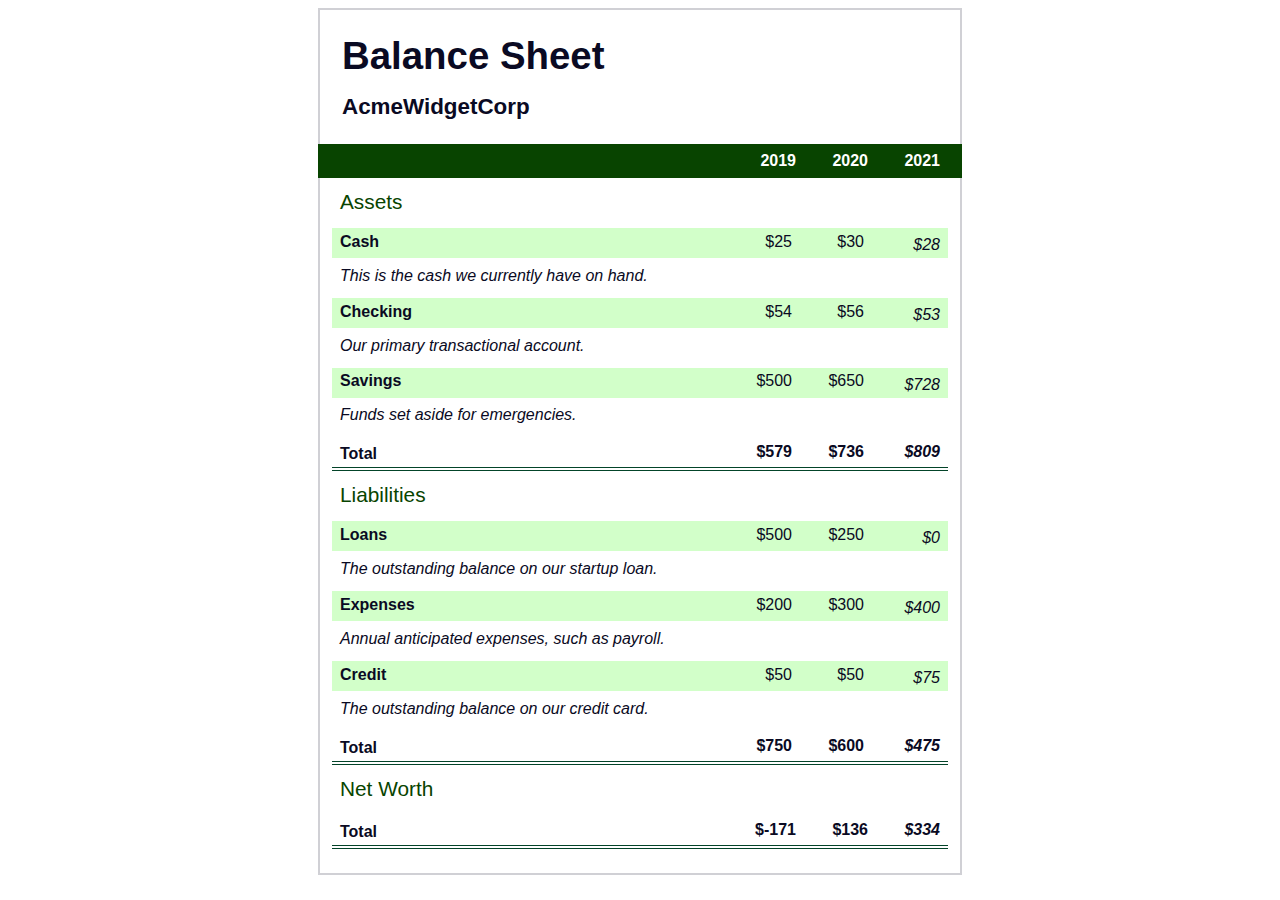
<file: HTML/BalanceSheet/index.html>
<!DOCTYPE html>
<html lang="en">
  <head>
    <meta charset="UTF-8">
    <meta name="viewport" content="width=device-width, initial-scale=1.0">
    <title>Balance Sheet</title>
    <link rel="stylesheet" href="./styles.css">
  </head>
  <body>
    <main>
        <section>
            <h1>
                <span class="flex">
                    <span>AcmeWidgetCorp</span>
                    <span>Balance Sheet</span>
                </span>
            </h1>
            <div id="years" aria-hidden="true">
                <span class="year">2019</span>
                <span class="year">2020</span>
                <span class="year">2021</span>
            </div>
            
            <div class="table-wrap">
                <table>
                    <caption>Assets</caption>
                    <thead>
                        <tr>
                            <th><span class="sr-only year">2019</span></th>
                            <th><span class="sr-only year">2020</span></th>
                            <th class="current"><span class="sr-only year">2021</span></th>
                        </tr>
                    </thead>
                    <tbody>
                        <tr class="data">
                            <th>Cash <span class="description">This is the cash we currently have on hand.</span></th>
                            <td>$25</td>
                            <td>$30</td>
                            <td class="current">$28</td>
                        </tr>
                        <tr class="data">
                            <th>Checking <span class="description">Our primary transactional account.</span></th>
                            <td>$54</td>
                            <td>$56</td>
                            <td class="current">$53</td>
                        </tr>
                        <tr class="data">
                            <th>Savings <span class="description">Funds set aside for emergencies.</span></th>
                            <td>$500</td>
                            <td>$650</td>
                            <td class="current">$728</td>
                        </tr>
                        <tr class="total">
                            <th>Total <span class="sr-only">Assets</span></th>
                            <td>$579</td>
                            <td>$736</td>
                            <td class="current">$809</td>
                        </tr>
                    </tbody>
                </table>

                <table>
                    <caption>Liabilities</caption>
                    <thead>
                        <tr>
                            <th><span class="sr-only">2019</span></th>
                            <th><span class="sr-only">2020</span></th>
                            <th><span class="sr-only">2021</span></th>
                        </tr>
                    </thead>
                    <tbody>
                        <tr class="data">
                            <th>Loans <span class="description">The outstanding balance on our startup loan.</span></th>
                            <td>$500</td>
                            <td>$250</td>
                            <td class="current">$0</td>
                        </tr>
                        <tr class="data">
                            <th>Expenses <span class="description">Annual anticipated expenses, such as payroll.</span></th>
                            <td>$200</td>
                            <td>$300</td>
                            <td class="current">$400</td>
                        </tr>
                        <tr class="data">
                            <th>Credit <span class="description">The outstanding balance on our credit card.</span></th>
                            <td>$50</td>
                            <td>$50</td>
                            <td class="current">$75</td>
                        </tr>
                        <tr class="total">
                            <th>Total <span class="sr-only">Liabilities</span></th>
                            <td>$750</td>
                            <td>$600</td>
                            <td class="current">$475</td>
                        </tr>
                    </tbody>
                </table>

                <table>
                    <caption>Net Worth</caption>
                    <thead>
                        <tr>
                            <td></td>
                            <th><span class="sr-only">2019</span></th>
                            <th><span class="sr-only">2020</span></th>
                            <th><span class="sr-only">2021</span></th>
                        </tr>
                    </thead>
                    <tbody>
                        <tr class="total">
                            <th>Total <span class="sr-only">Net Worth</span></th>
                            <td>$-171</td>
                            <td>$136</td>
                            <td class="current">$334</td>
                        </tr>
                    </tbody>
                </table>
            </div>
        </section>
    </main>
  </body>
</html>
</file>
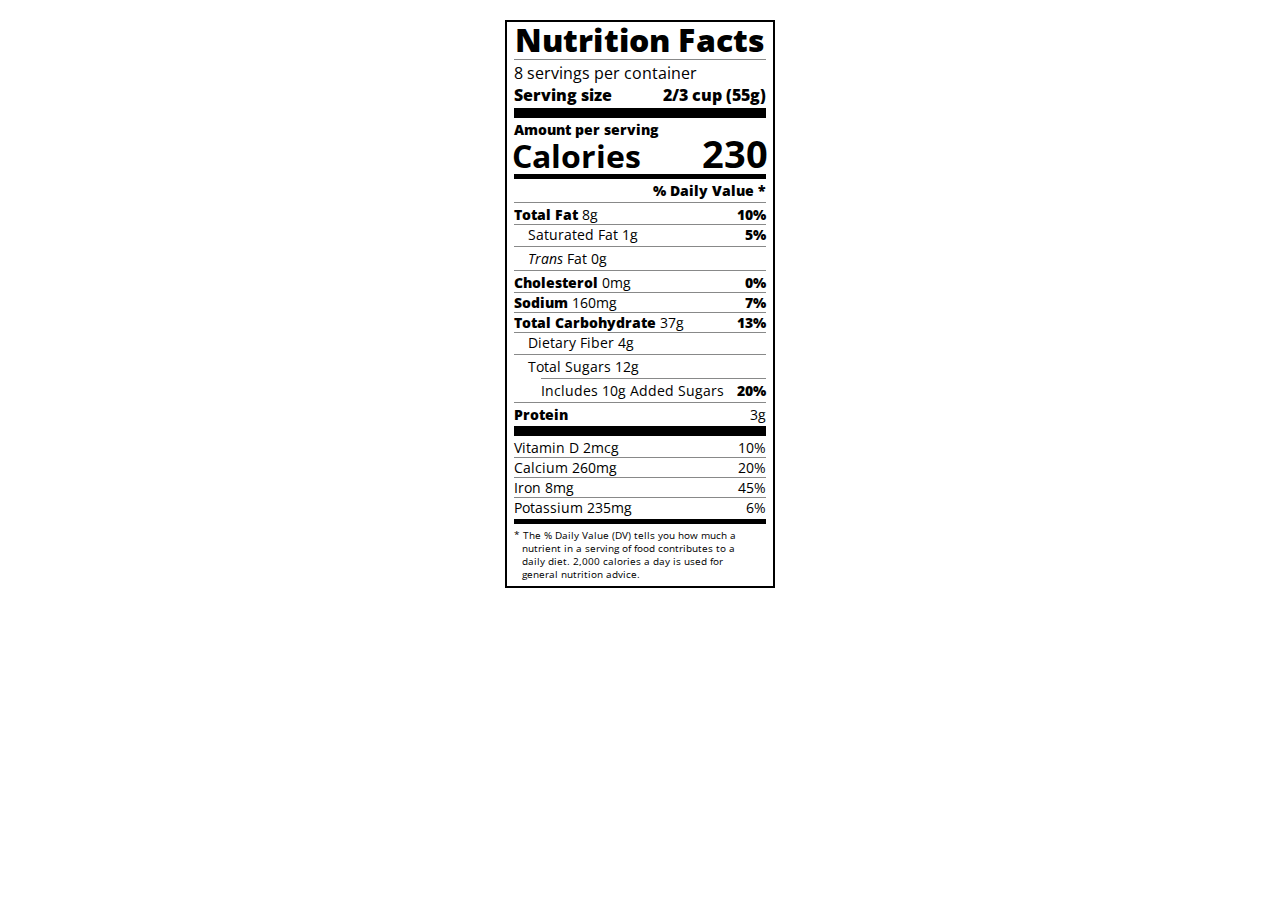
<file: HTML/Nutrition Facts/index.html>
<!DOCTYPE html>
<html lang="en">
<head>
    <meta charset="UTF-8">
    <meta name="viewport" content="width=device-width, initial-scale=1.0">
    <title>Nutrition Facts</title>
    <link href="https://fonts.googleapis.com/css?family=Open+Sans:400,700,800" rel="stylesheet">
    <link href="./styles.css" rel="stylesheet">
</head>
<body>
    <div class="label">
        <header>
            <h1 class="bold">Nutrition Facts</h1>
            <div class="divider"></div>
            <p>8 servings per container</p>
            <p class="bold">Serving size <span>2/3 cup (55g)</span></p>
        </header>

        <div class="divider large"></div>
        
        <div class="calories-info">
            <div class="left-container">
                <h2 class="bold small-text">Amount per serving</h2>
                <p>Calories</p>
            </div>
            <span>230</span>
        </div>

        <div class="divider medium"></div>
        
        <div class="daily-value small-text">
            <p class="bold right no-divider">% Daily Value *</p>
            <div class="divider"></div>
            <p><span><span class="bold">Total Fat</span> 8g</span> <span class="bold">10%</span></p>
            <p class="indent no-divider">Saturated Fat 1g <span class="bold">5%</span></p>
            <div class="divider"></div>
            <p class="indent no-divider"><span><i>Trans</i> Fat 0g</span></p>
            <div class="divider"></div>
            <p><span><span class="bold">Cholesterol</span> 0mg</span> <span class="bold">0%</span></p>
            <p><span><span class="bold">Sodium</span> 160mg</span> <span class="bold">7%</span></p>
            <p><span><span class="bold">Total Carbohydrate</span> 37g</span> <span class="bold">13%</span></p>
            <p class="indent no-divider">Dietary Fiber 4g</p>
            <div class="divider"></div>
            <p class="indent no-divider">Total Sugars 12g</p>
            <div class="divider double-indent"></div>
            <p class="double-indent no-divider">Includes 10g Added Sugars <span class="bold">20%</span></p>
            <div class="divider"></div>
            <p class="no-divider"><span class="bold">Protein</span> 3g</p>
            <div class="divider large"></div>
            <p>Vitamin D 2mcg <span>10%</span></p>
            <p>Calcium 260mg <span>20%</span></p>
            <p>Iron 8mg <span>45%</span></p>
            <p class="no-divider">Potassium 235mg <span>6%</span></p>
        </div>

        <div class="divider medium"></div>

        <p class="note">* The % Daily Value (DV) tells you how much a nutrient in a serving of food contributes to a daily
          diet. 2,000 calories a day is used for general nutrition advice.</p>
      </div>
</body>
</html>
</file>
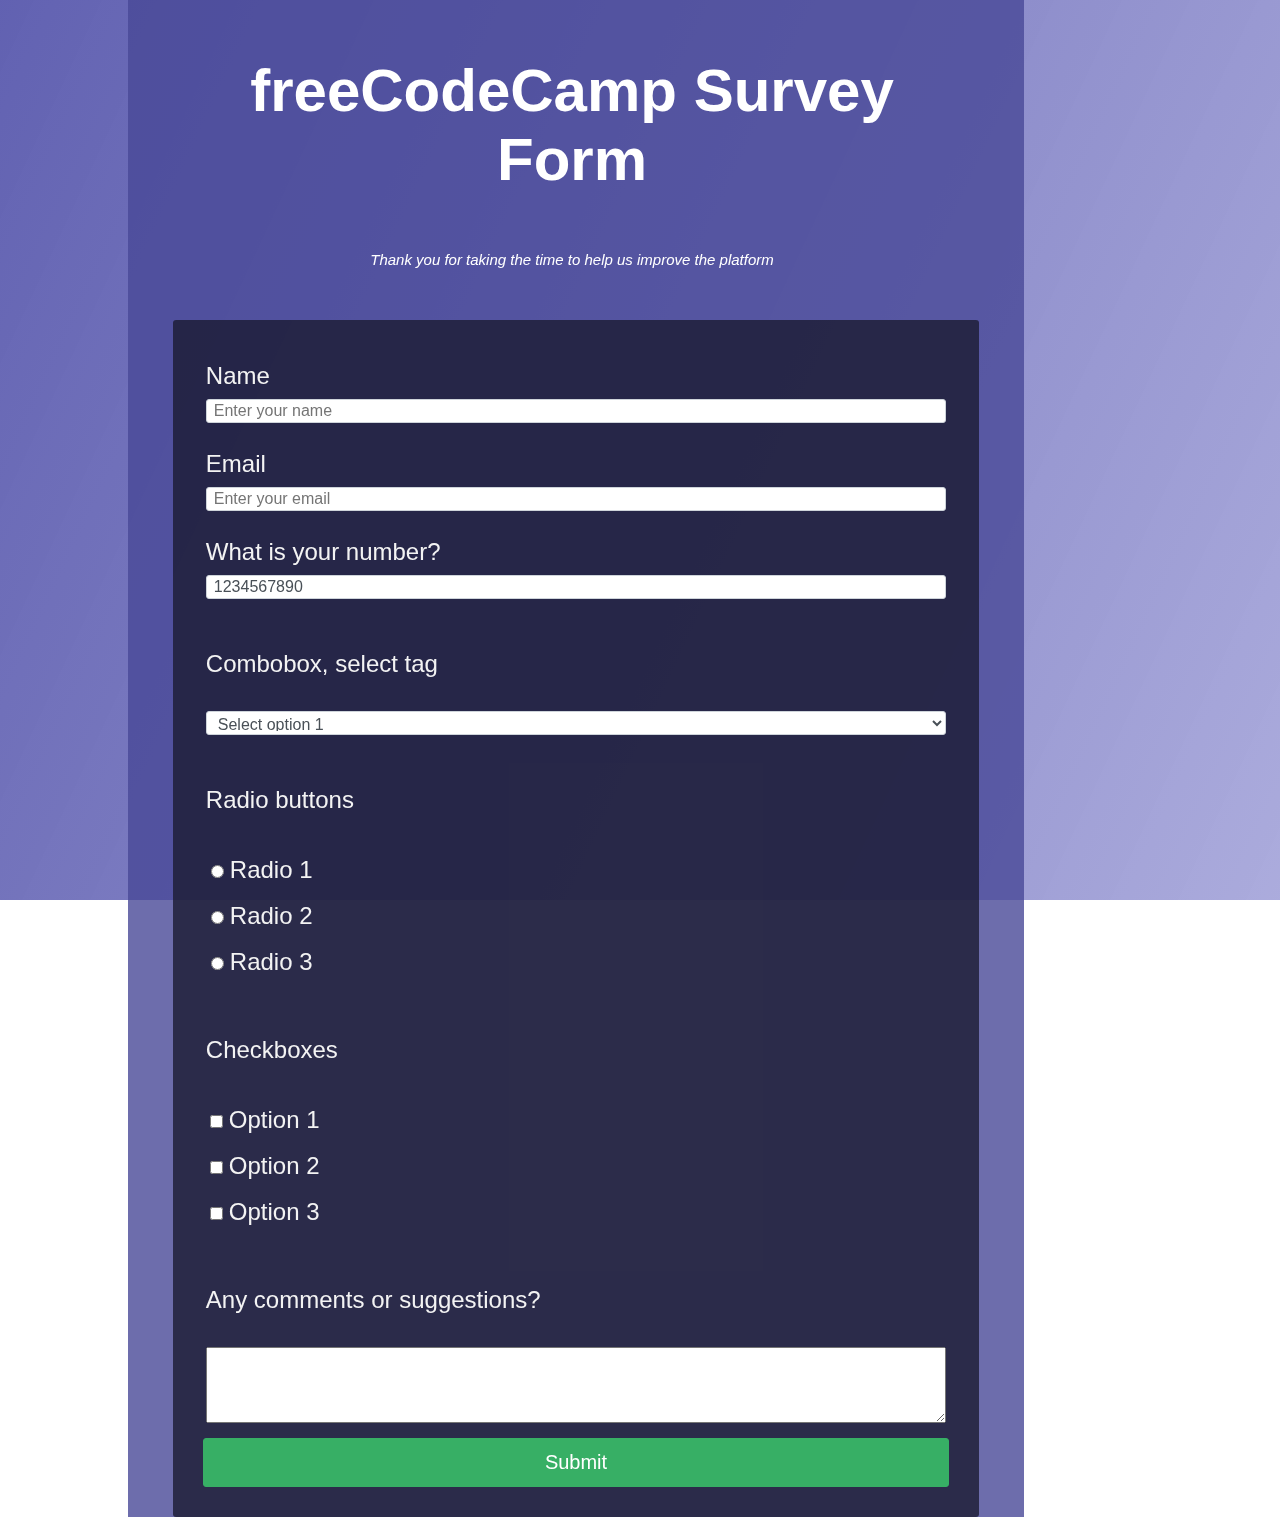
<file: HTML/SurveyForm/index.html>
<!DOCTYPE html>
<html lang="en">
<head>
    <meta charset="UTF-8">
    <meta name="viewport" content="width=device-width, initial-scale=1.0">
    <link rel="stylesheet" href="styles.css">
    <title>Document</title>
</head>
<body>
    <div class="container">
        <div class="title-container">
            <h1 id="title">freeCodeCamp Survey Form</h1>
            <P id="description"><i>Thank you for taking the time to help us improve the platform</i></P>
        </div>
        
        <form id="survey-form" action="#" method="post">
            <div class="form-group">
                <label id="name-label" for="name">Name</label>
                <input class="form-input" type="text" name="name" id="name" placeholder="Enter your name" required>
            </div>
            
            <div class="form-group">
                <label id="email-label" for="email" placeholder="Enter your Email">Email</label>
                <input class="form-input" type="email" name="email" id="email" placeholder="Enter your email" value="" required>
            </div>
            
            <div class="form-group">
                <label id="number-label" for="number">What is your number?</label>
                <input class="form-input" type="number" name="number" id="number" min="0" max="10" placeholder="Enter your phone number" value="1234567890">
            </div>
            
            <div class="form-group">
                <p>Combobox, select tag</p>
                <select name="options" id="dropdown" class="form-input">
                    <option value="1">Select option 1</option>
                    <option value="2">Select option 2</option>
                    <option value="3">Select option 3</option>
                </select>
            </div>
            
            <div class="form-group">
                <p>Radio buttons</p>
                <label><input name="radioButton" value="radio1" type="radio" class="input-radio">Radio 1</label>
                <label><input name="radioButton" value="radio2" type="radio" class="input-radio">Radio 2</label>
                <label><input name="radioButton" value="radio3" type="radio" class="input-radio">Radio 3</label>
            </div>

            <div class="form-group">
                <p>Checkboxes</p>
                <label><input name="checkbox1" value="checkbox1" type="checkbox" class="input-checkbox">Option 1</label>
                <label><input name="checkbox2" value="checkbox2" type="checkbox" class="input-checkbox">Option 2</label>
                <label><input name="checkbox3" value="checkbox3" type="checkbox" class="input-checkbox">Option 3</label>
            </div>
            
            <div class="form-group">
                <p>Any comments or suggestions?</p>
                <textarea name="comment" id="comment" cols="30" rows="10"></textarea>
            </div>
    
            <button id="submit">Submit</button>
        </form>
    </div>
</body>
</html>
</file>
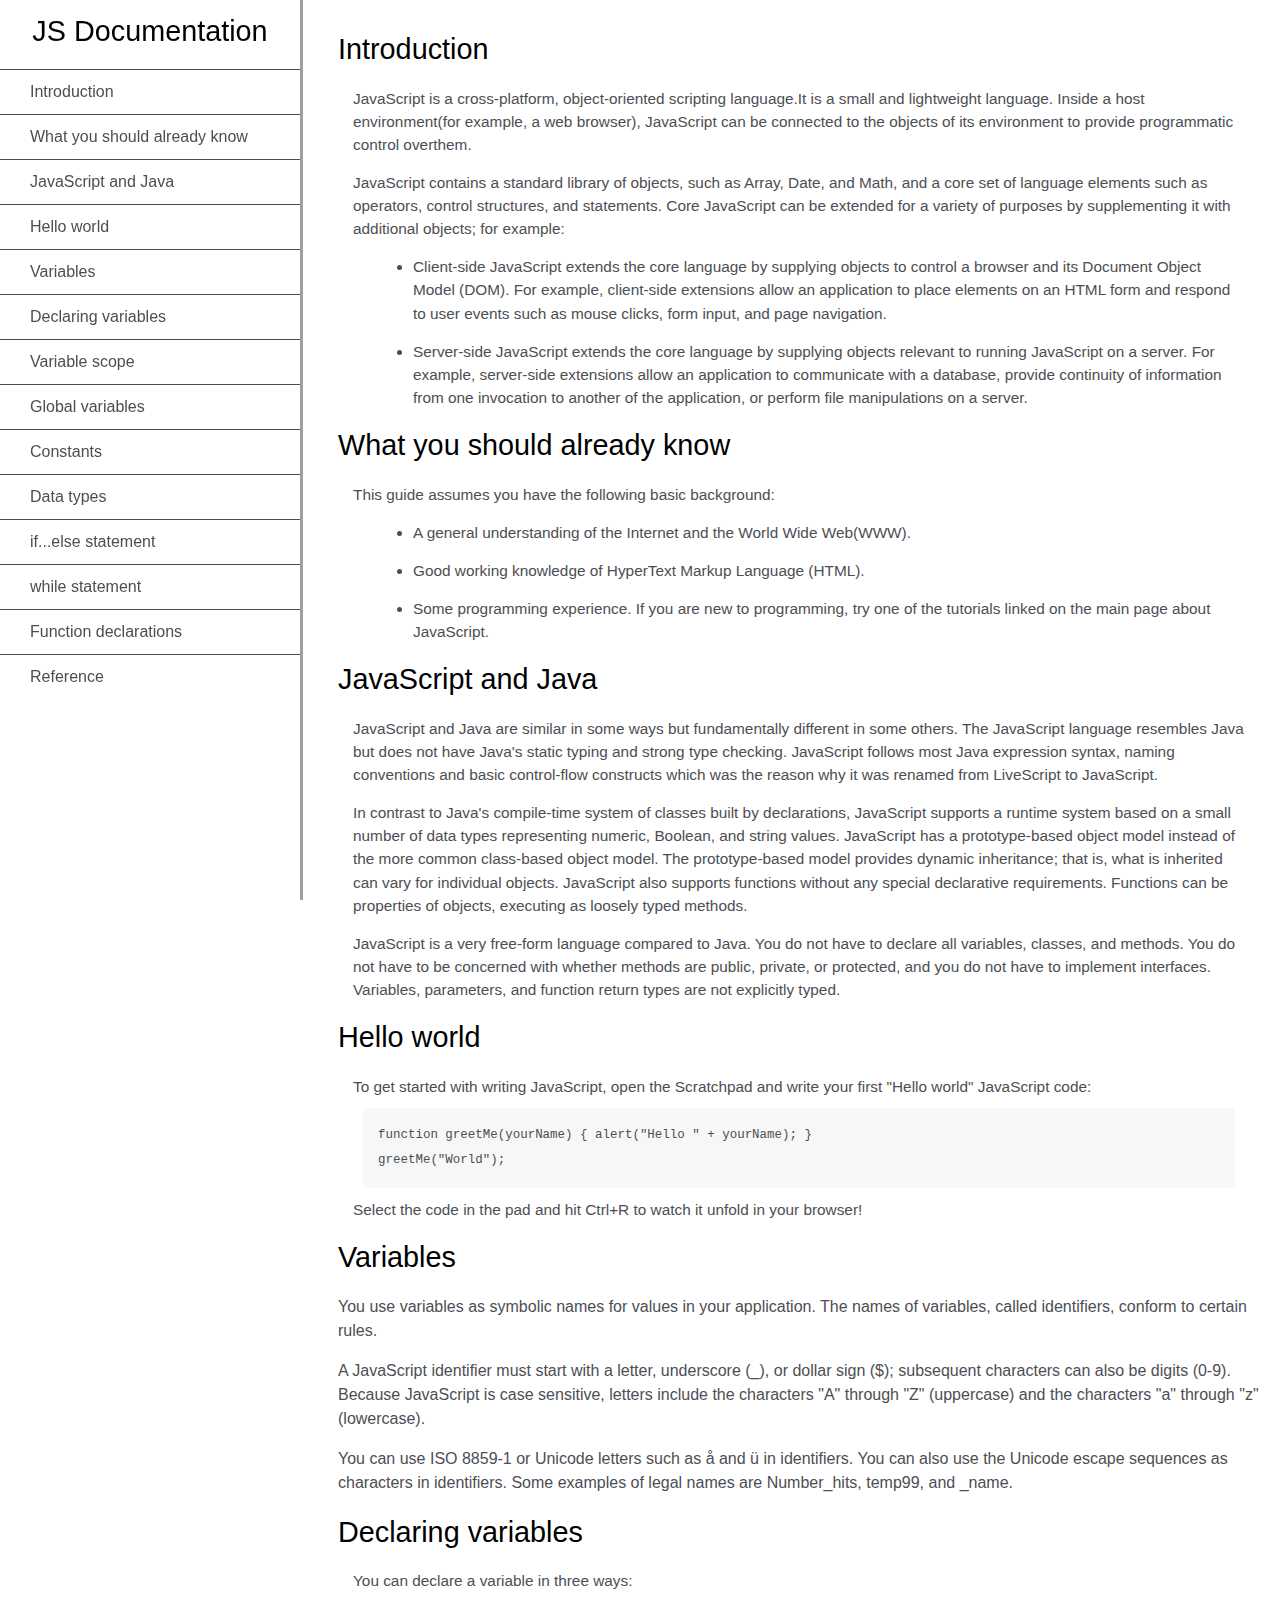
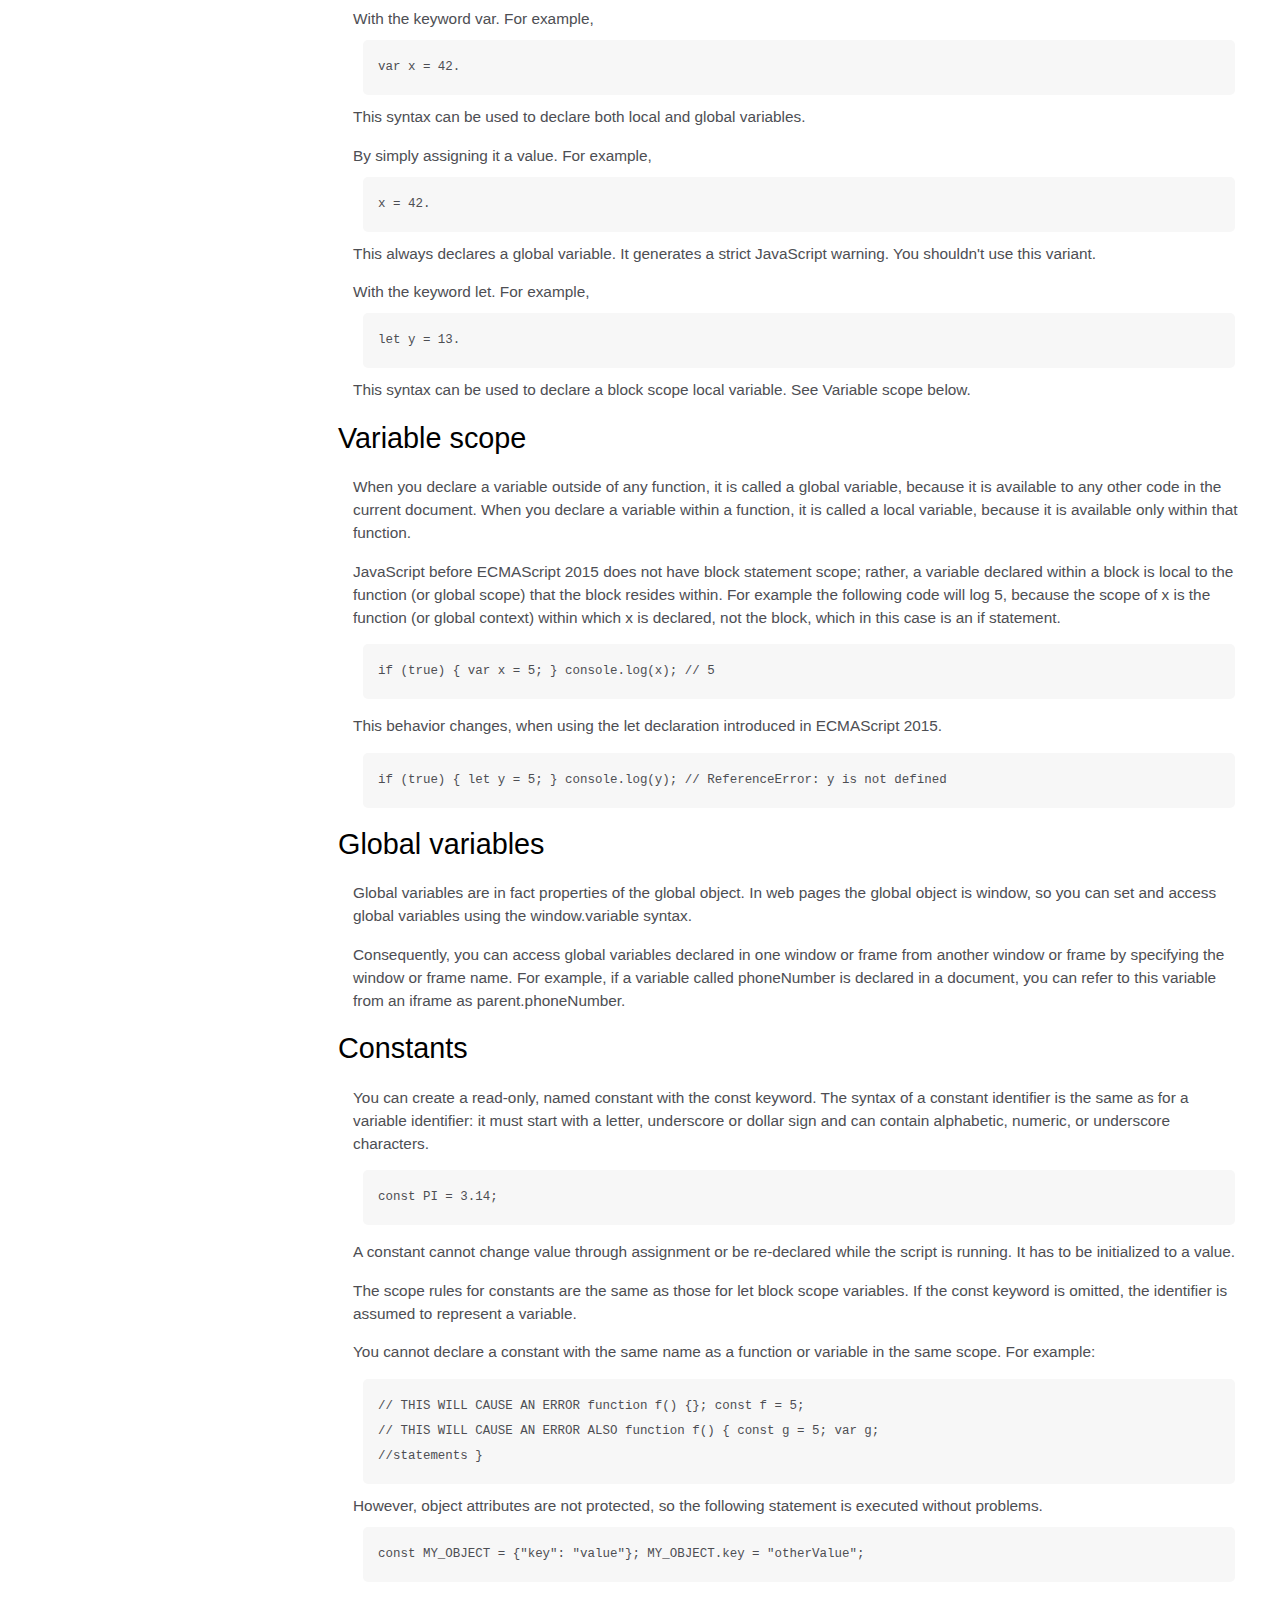
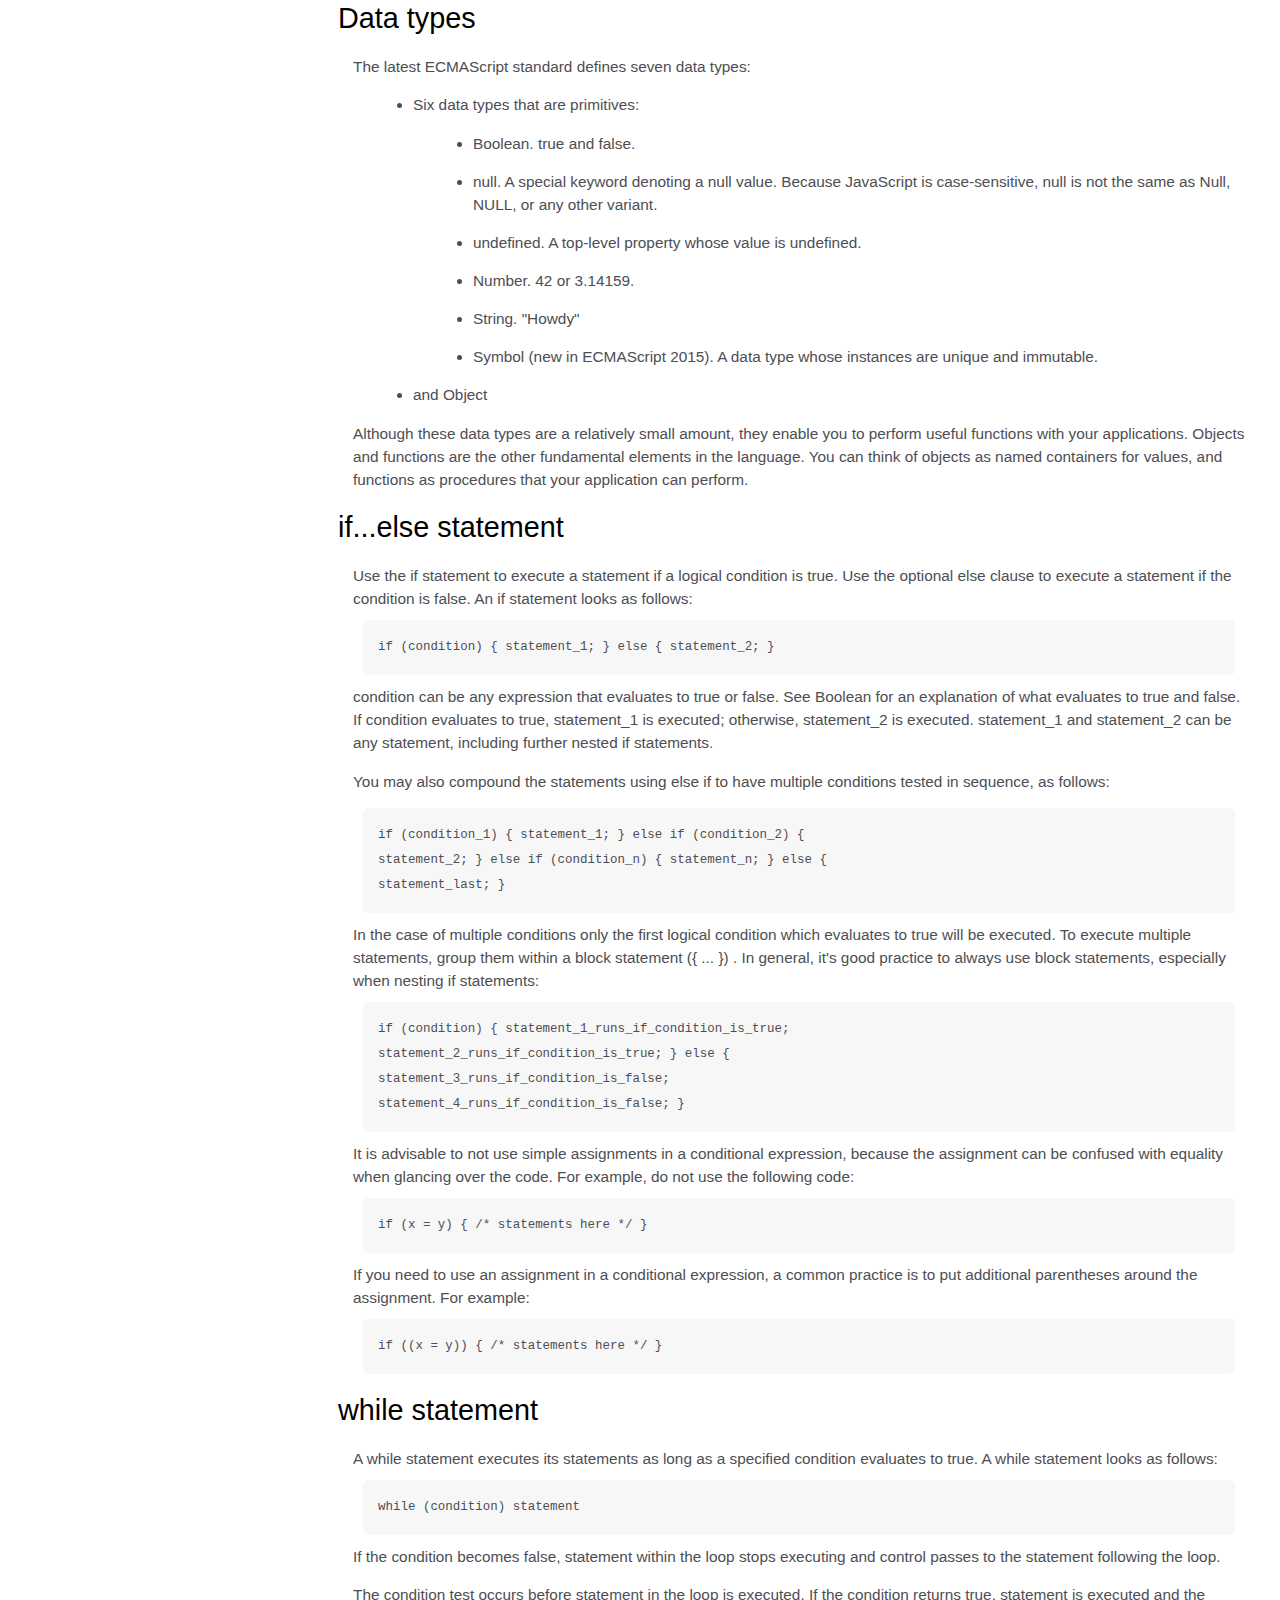
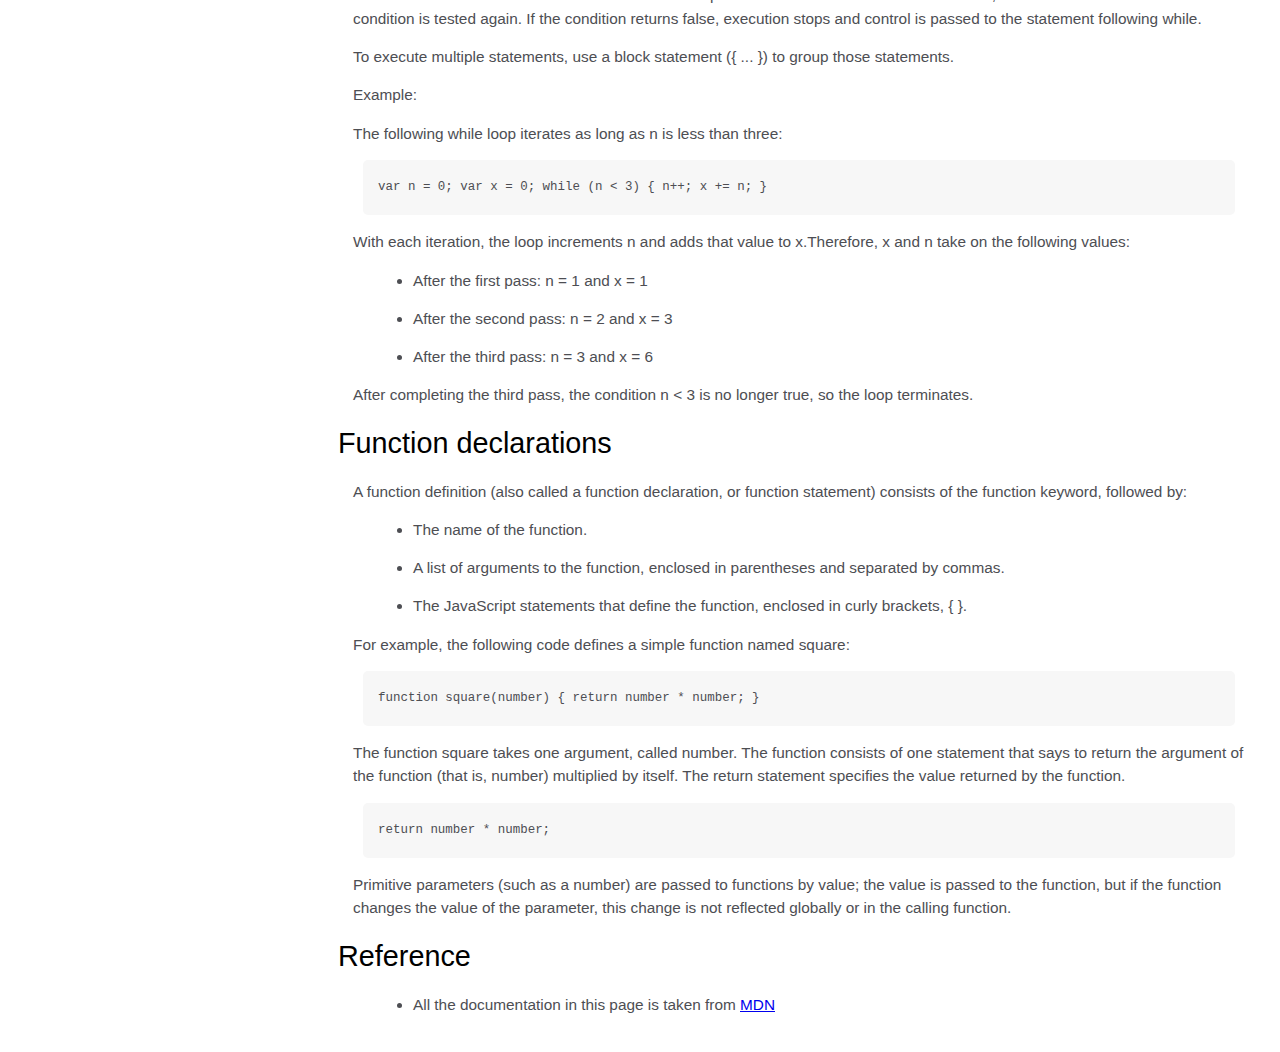
<file: HTML/TechnicalDocumentation/index.html>
<!DOCTYPE html>
<html lang="en">
<head>
    <meta charset="UTF-8">
    <meta name="viewport" content="width=device-width, initial-scale=1.0">
    <title>technical-documentation-page</title>
    <link rel="stylesheet" href="styles.css">
</head>
<body>
    <nav id="navbar">
        <header>JS Documentation</header>
        <ul>
            <li><a class="nav-link" href="#Introduction">Introduction</a></li>
            <li><a class="nav-link" href="#What_you_should_already_know">What you should already know</a></li>
            <li><a class="nav-link" href="#JavaScript_and_Java">JavaScript and Java</a></li>
            <li><a class="nav-link" href="#Hello_world">Hello world</a></li>
            <li><a class="nav-link" href="#Variables">Variables</a></li>
            <li><a class="nav-link" href="#Declaring_variables">Declaring variables</a></li>
            <li><a class="nav-link" href="#Variable_scope">Variable scope</a></li>
            <li><a class="nav-link" href="#Global_variables">Global variables</a></li>
            <li><a class="nav-link" href="#Constants">Constants</a></li>
            <li><a class="nav-link" href="#Data_types">Data types</a></li>
            <li><a class="nav-link" href="#if...else_statement">if...else statement</a></li>
            <li><a class="nav-link" href="#while_statement">while statement</a></li>
            <li><a class="nav-link" href="#Function_declarations">Function declarations</a></li>
            <li><a class="nav-link" href="#Reference">Reference</a></li>
        </ul>
    </nav>
    
    <main id="main-doc">
        <section class="main-section" id="Introduction">
            <header>Introduction</header>
            <article>
                <p>JavaScript is a cross-platform, object-oriented scripting language.It is a small and lightweight language. Inside a host environment(for example, a web browser), JavaScript can be connected to the objects of its environment to provide programmatic control overthem.</p>    
                <p>JavaScript contains a standard library of objects, such as Array, Date, and Math, and a core set of language elements such as operators, control structures, and statements. Core JavaScript can be extended for a variety of purposes by supplementing it with additional objects; for example:</p>
                <ul>
                    <li>Client-side JavaScript extends the core language by supplying objects to control a browser and its Document Object Model (DOM). For example, client-side extensions allow an application to place elements on an HTML form and respond to user events such as mouse clicks, form input, and page navigation.</li>
                    <li>Server-side JavaScript extends the core language by supplying objects relevant to running JavaScript on a server. For example, server-side extensions allow an application to communicate with a database, provide continuity of information from one invocation to another of the application, or perform file manipulations on a server.</li>
                </ul>
            </article>
        </section>

        <section class="main-section" id="What_you_should_already_know">
            <header>What you should already know</header>
            <article>
                <p>This guide assumes you have the following basic background:</p>  
                <ul>
                    <li>A general understanding of the Internet and the World Wide Web(WWW).</li>
                    <li>Good working knowledge of HyperText Markup Language (HTML).</li>
                    <li>Some programming experience. If you are new to programming, try one of the tutorials linked on the main page about JavaScript.</li>
                </ul>
            </article>
        </section>

        <section class="main-section" id="JavaScript_and_Java">
            <header>JavaScript and Java</header>
            <article>
                <p>JavaScript and Java are similar in some ways but fundamentally different in some others. The JavaScript language resembles Java but does not have Java's static typing and strong type checking. JavaScript follows most Java expression syntax, naming conventions and basic control-flow constructs which was the reason why it was renamed from LiveScript to JavaScript.</p>  
                <p>In contrast to Java's compile-time system of classes built by declarations, JavaScript supports a runtime system based on a small number of data types representing numeric, Boolean, and string values. JavaScript has a prototype-based object model instead of the more common class-based object model. The prototype-based model provides dynamic inheritance; that is, what is inherited can vary for individual objects. JavaScript also supports functions without any special declarative requirements. Functions can be properties of objects, executing as loosely typed methods.</p>
                <p>JavaScript is a very free-form language compared to Java. You do not have to declare all variables, classes, and methods. You do not have to be concerned with whether methods are public, private, or protected, and you do not have to implement interfaces. Variables, parameters, and function return types are not explicitly typed.</p>
            </article>
        </section>

        <section class="main-section" id="Hello_world">
            <header>Hello world</header>
            <article>To get started with writing JavaScript, open the Scratchpad and write your first "Hello world" JavaScript code:
                
                <code>function greetMe(yourName) { alert("Hello " + yourName); }
                      greetMe("World");
                </code>
    
                Select the code in the pad and hit Ctrl+R to watch it unfold in your browser!
            </article>
        </section>

        <section class="main-section" id="Variables">
            <header>Variables</header>
            <p>You use variables as symbolic names for values in your application. The names of variables, called identifiers, conform to certain rules.</p>
            <p>A JavaScript identifier must start with a letter, underscore (_), or dollar sign ($); subsequent characters can also be digits (0-9). Because JavaScript is case sensitive, letters include the characters "A" through "Z" (uppercase) and the characters "a" through "z" (lowercase).</p>
            <p>You can use ISO 8859-1 or Unicode letters such as å and ü in identifiers. You can also use the Unicode escape sequences as characters in identifiers. Some examples of legal names are Number_hits, temp99, and _name.</p>
        </section>

        <section class="main-section" id="Declaring_variables">
            <header>Declaring variables</header>
            <article>
                You can declare a variable in three ways:
                <p>With the keyword var. For example, <code>var x = 42.</code> This syntax can be used to declare both local and global variables.</p>
                <p>By simply assigning it a value. For example,<code>x = 42.</code> This always declares a global variable. It generates a strict JavaScript warning. You shouldn't use this variant.</p>
                <p>With the keyword let. For example,<code> let y = 13.</code> This syntax can be used to declare a block scope local variable. See Variable scope below.</p>
            </article>
        </section>

        <section class="main-section" id="Variable_scope">
            <header>Variable scope</header>
            <article>
                <p>When you declare a variable outside of any function, it is called a global variable, because it is available to any other code in the current document. When you declare a variable within a function, it is called a local variable, because it is available only within that function.</p>      
                <p>JavaScript before ECMAScript 2015 does not have block statement scope; rather, a variable declared within a block is local to the function (or global scope) that the block resides within. For example the following code will log 5, because the scope of x is the function (or global context) within which x is declared, not the block, which in this case is an if statement.</p>
                <code>if (true) { var x = 5; } console.log(x); // 5</code>
                <p>This behavior changes, when using the let declaration introduced in ECMAScript 2015.</p>
                <code>if (true) { let y = 5; } console.log(y); // ReferenceError: y is not defined</code>
            </article>
        </section>

        <section class="main-section" id="Global_variables">
            <header>Global variables</header>
            <article>
                <p>Global variables are in fact properties of the global object. In web pages the global object is window, so you can set and access global variables using the window.variable syntax.</p>
                <p>Consequently, you can access global variables declared in one window or frame from another window or frame by specifying the window or frame name. For example, if a variable called phoneNumber is declared in a document, you can refer to this variable from an iframe as parent.phoneNumber.</p>
            </article>
        </section>

        <section class="main-section" id="Constants">
            <header>Constants</header>
            <article>
                <p>You can create a read-only, named constant with the const keyword. The syntax of a constant identifier is the same as for a variable identifier: it must start with a letter, underscore or dollar sign and can contain alphabetic, numeric, or underscore characters.</p>      
                <code>const PI = 3.14;</code>
                <p>A constant cannot change value through assignment or be re-declared while the script is running. It has to be initialized to a value.</p>
                <p>The scope rules for constants are the same as those for let block scope variables. If the const keyword is omitted, the identifier is assumed to represent a variable.</p>      
                <p>You cannot declare a constant with the same name as a function or variable in the same scope. For example:</p>
      
                <code>// THIS WILL CAUSE AN ERROR function f() {}; const f = 5; 
                    // THIS WILL CAUSE AN ERROR ALSO function f() { const g = 5; var g;
                    //statements }</code>
                
                However, object attributes are not protected, so the following statement is executed without problems.
                <code>const MY_OBJECT = {"key": "value"}; MY_OBJECT.key = "otherValue";</code>
            </article>
        </section>

        <section class="main-section" id="Data_types">
            <header>Data types</header>
            <article>
                <p>The latest ECMAScript standard defines seven data types:</p>
                <ul>
                    <li>
                        <p>Six data types that are primitives:</p>
                        <ul>
                            <li>Boolean. true and false.</li>
                            <li>null. A special keyword denoting a null value. Because JavaScript is case-sensitive, null is not the same as Null, NULL, or any other  variant.</li>
                            <li>undefined. A top-level property whose value is undefined.</li>
                            <li>Number. 42 or 3.14159.</li>
                            <li>String. "Howdy"</li>
                            <li>Symbol (new in ECMAScript 2015). A data type whose instances are unique and immutable.</li>
                        </ul>
                    </li>        
                    <li>and Object</li>
                </ul>
                Although these data types are a relatively small amount, they enable you to perform useful functions with your applications.
                Objects and functions are the other fundamental elements in the language.
                You can think of objects as named containers for values, and functions as procedures that your application can perform.
            </article>
        </section>

        <section class="main-section" id="if...else_statement">
            <header>if...else statement</header>
            <article>
                Use the if statement to execute a statement if a logical condition is true.
                Use the optional else clause to execute a statement if the condition is false. An if statement looks as follows:
      
                <code>if (condition) { statement_1; } else { statement_2; }</code>

                condition can be any expression that evaluates to true or false.
                See Boolean for an explanation of what evaluates to true and false.
                If condition evaluates to true, statement_1 is executed; otherwise, statement_2 is executed. statement_1 and statement_2 can be any statement, including further nested if statements.
                
                <p>You may also compound the statements using else if to have multiple conditions tested in sequence, as follows:</p>
                
                <code>if (condition_1) { statement_1; } else if (condition_2) {
                  statement_2; } else if (condition_n) { statement_n; } else {
                  statement_last; }
                </code>

                In the case of multiple conditions only the first logical condition which evaluates to true will be executed.
                To execute multiple statements, group them within a block statement ({ ... }) . 
                In general, it's good practice to always use block statements, especially when nesting if statements:
      
                <code>if (condition) { statement_1_runs_if_condition_is_true;
                  statement_2_runs_if_condition_is_true; } else {
                  statement_3_runs_if_condition_is_false;
                  statement_4_runs_if_condition_is_false; }</code>

                It is advisable to not use simple assignments in a conditional expression, because the assignment can be confused with equality when glancing over the code.
                For example, do not use the following code:
                
                <code>if (x = y) { /* statements here */ }</code> 
                
                If you need to use an assignment in a conditional expression, a common practice is to put additional parentheses around the assignment. For example:
                <code>if ((x = y)) { /* statements here */ }</code>
            </article>
        </section>

        <section class="main-section" id="while_statement">
            <header>while statement</header>
            <article>
                A while statement executes its statements as long as a specified condition evaluates to true. A while statement looks as follows:
      
                <code>while (condition) statement</code> 
                If the condition becomes false, statement within the loop stops executing and control passes to the statement following the loop.
      
                <p>The condition test occurs before statement in the loop is executed. If the condition returns true, statement is executed and the condition is tested again. If the condition returns false, execution stops and control is passed to the statement following while.</p>
      
                <p>To execute multiple statements, use a block statement ({ ... }) to group those statements.</p>
      
                Example:
      
                <p>The following while loop iterates as long as n is less than three:</p>
      
                <code>var n = 0; var x = 0; while (n &lt; 3) { n++; x += n; }</code>
                <p>With each iteration, the loop increments n and adds that value to x.Therefore, x and n take on the following values:</p>
      
                <ul>
                    <li>After the first pass: n = 1 and x = 1</li>
                    <li>After the second pass: n = 2 and x = 3</li>
                    <li>After the third pass: n = 3 and x = 6</li>
                </ul>
                <p>After completing the third pass, the condition n &lt; 3 is no longer true, so the loop terminates.</p>
            </article>
        </section>

        <section class="main-section" id="Function_declarations">
            <header>Function declarations</header>
            <article>A function definition (also called a function declaration, or function statement) consists of the function keyword, followed by:
                <ul>
                    <li>The name of the function.</li>
                    <li>A list of arguments to the function, enclosed in parentheses and separated by commas.</li>
                    <li>The JavaScript statements that define the function, enclosed in curly brackets, { }.</li>
                </ul>

                <p>For example, the following code defines a simple function named square:</p>      
                <code>function square(number) { return number * number; }</code>

                <p>The function square takes one argument, called number. The function consists of one statement that says to return the argument of the function (that is, number) multiplied by itself. The return statement specifies the value returned by the function.</p>
                <code>return number * number;</code>

                <p>Primitive parameters (such as a number) are passed to functions by value; the value is passed to the function, but if the function changes the value of the parameter, this change is not reflected globally or in the calling function.</p>
            </article>
        </section>
        
        <section class="main-section" id="Reference">
            <header>Reference</header>
            <article>
                <ul>
                  <li>All the documentation in this page is taken from <a href="https://developer.mozilla.org/en-US/docs/Web/JavaScript/Guide" target="_blank">MDN</a></li>
                </ul>
            </article>
        </section>
    </main>
</body>
</html>
</file>
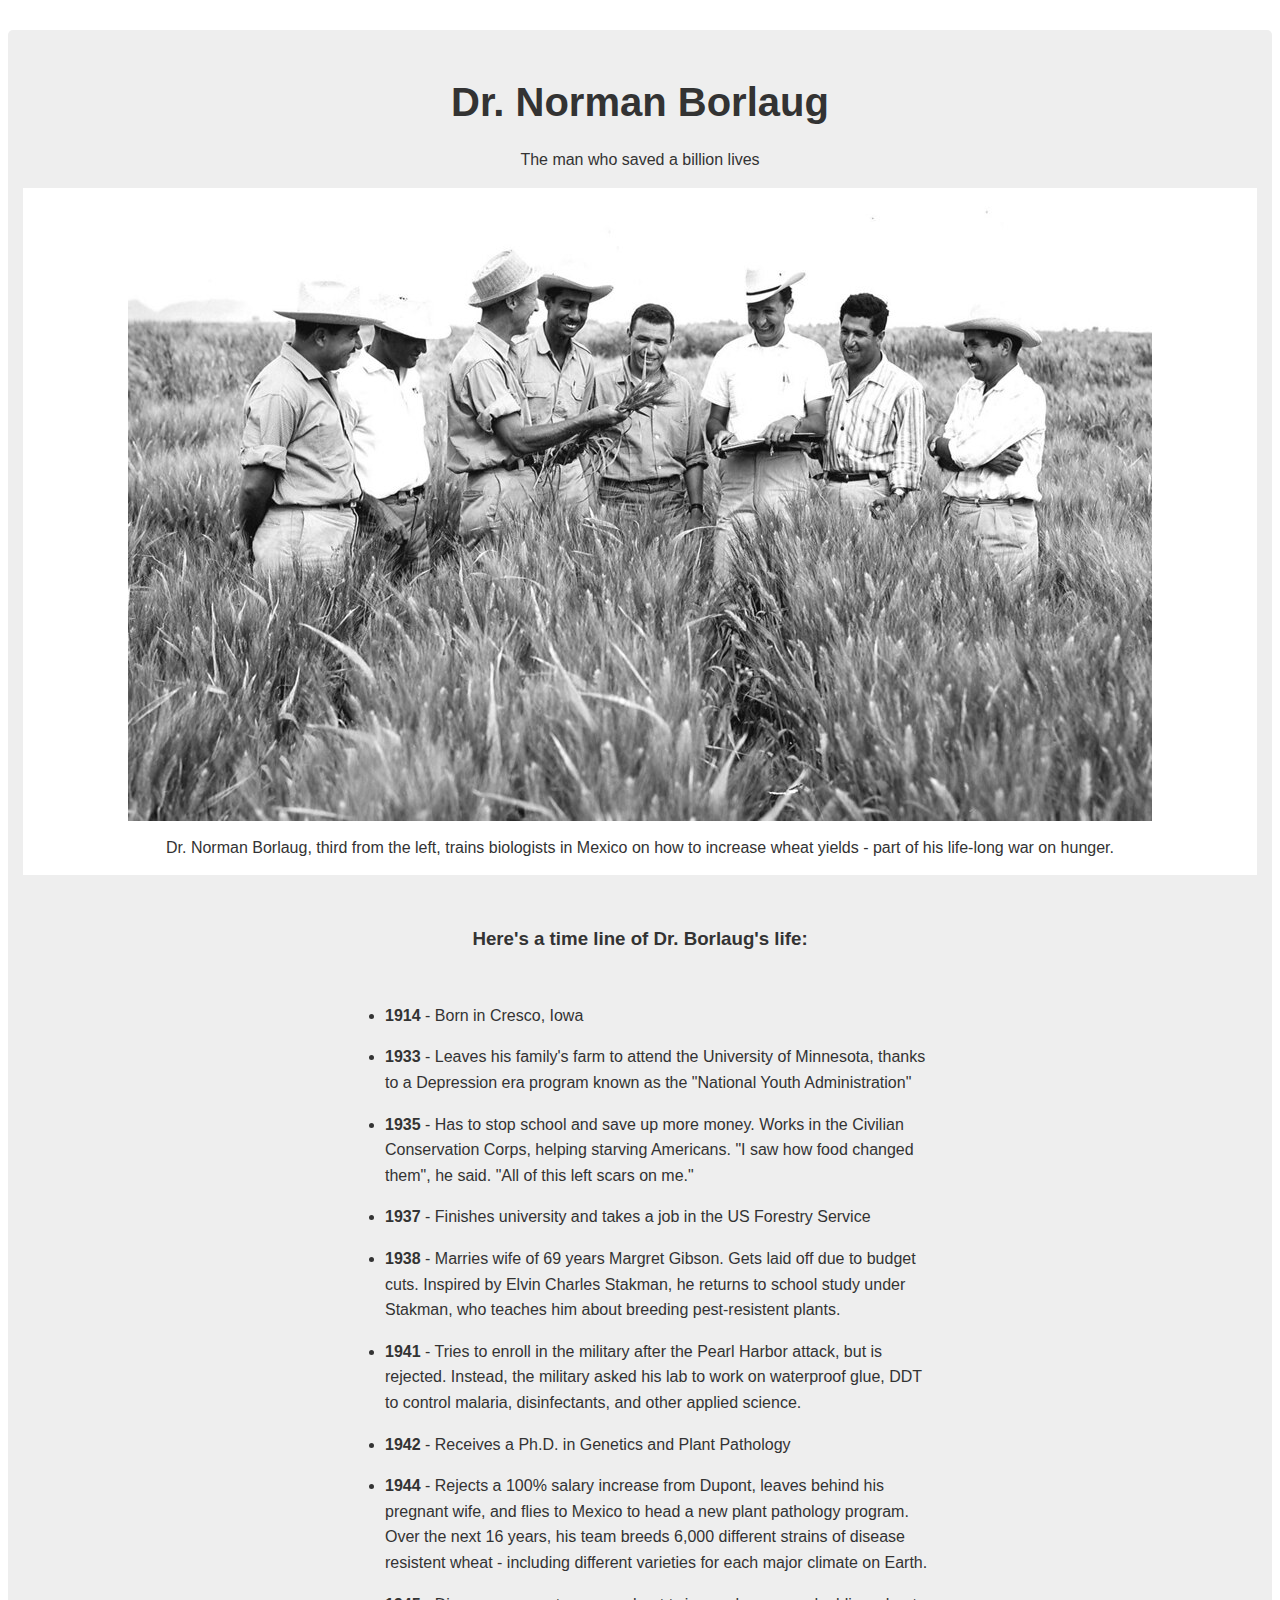
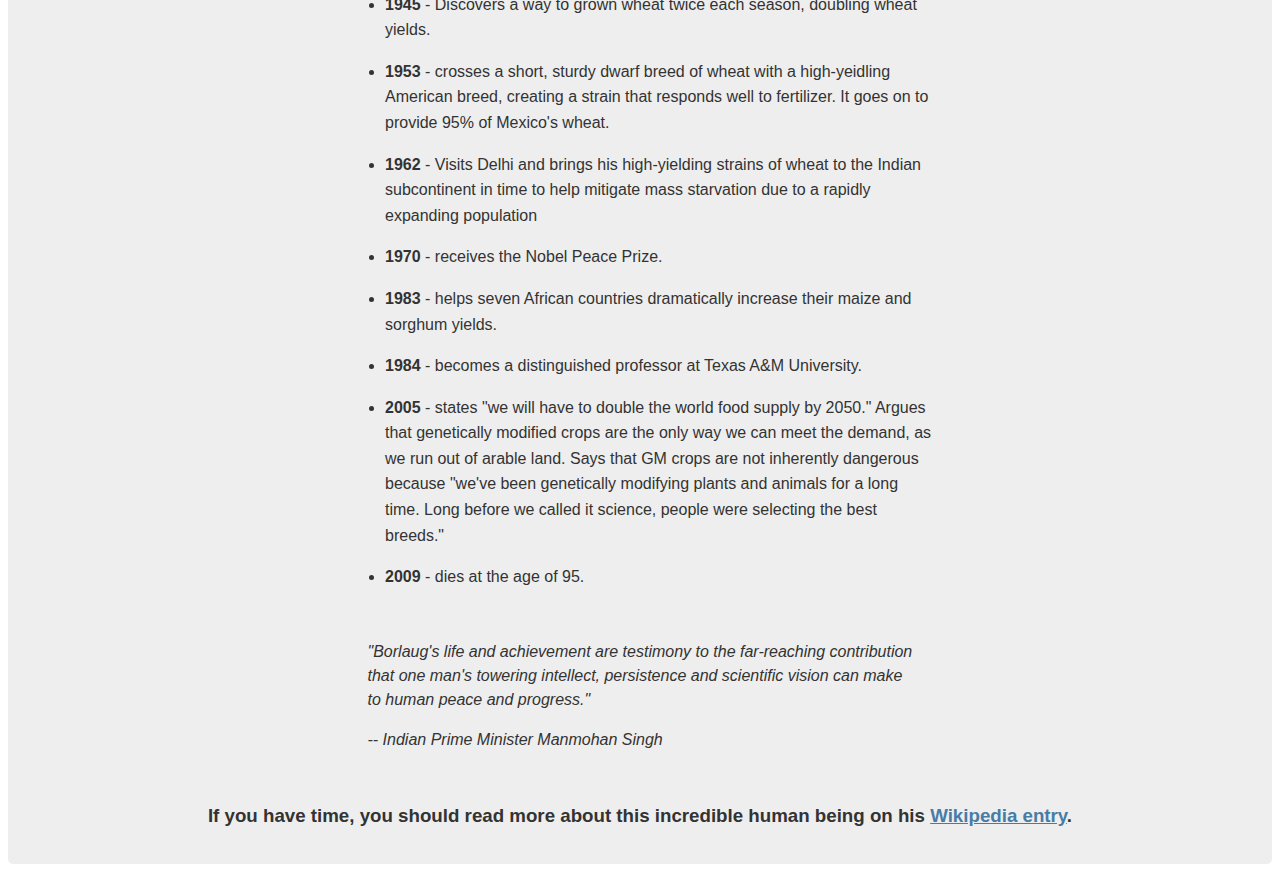
<file: HTML/TributePage/index.html>
<!DOCTYPE html>
<html lang="en">
<head>
    <meta charset="UTF-8">
    <meta name="viewport" content="width=device-width, initial-scale=1.0">
    <title>Tribute Page - FreeCodeCamp</title>
    <link rel="stylesheet" href="styles.css">
</head>
<body>
    <main id="main">
        <h1 id="title">Dr. Norman Borlaug</h1>
        <p>The man who saved a billion lives</p>
        <figure id="img-div">
            <img id="image" src="./img/tribute-page-main-image.jpg" alt="Dr. Norman Borlaug seen standing in Mexican wheat field with a group of biologists">
            <figcaption id="img-caption">
                Dr. Norman Borlaug, third from the left, trains biologists in Mexico on how to increase wheat yields - part of his life-long war on hunger.
            </figcaption>
        </figure>

        <section id="tribute-info">
            <h3 id="headline">Here's a time line of Dr. Borlaug's life:</h3>
            <ul>
                <li><strong>1914</strong> - Born in Cresco, Iowa</li>
                <li>
                    <strong>1933</strong> - Leaves his family's farm to attend the University of Minnesota, thanks to a Depression era program known as the "National Youth Administration"
                </li>
                <li>
                    <strong>1935</strong> - Has to stop school and save up more money. Works in the Civilian Conservation Corps, helping starving Americans. "I saw how food changed them", he said. "All of this left scars on me."
                </li>
                <li>
                    <strong>1937</strong> - Finishes university and takes a job in the US Forestry Service
                </li>
                <li>
                    <strong>1938</strong> - Marries wife of 69 years Margret Gibson. Gets laid off due to budget cuts. Inspired by Elvin Charles Stakman, he returns to school study under Stakman, who teaches him about breeding pest-resistent plants.
                </li>
                <li>
                    <strong>1941</strong> - Tries to enroll in the military after the Pearl Harbor attack, but is rejected. Instead, the military asked his lab to work on waterproof glue, DDT to control malaria, disinfectants, and other applied science.
                </li>
                <li>
                    <strong>1942</strong> - Receives a Ph.D. in Genetics and Plant Pathology
                </li>
                <li>
                    <strong>1944</strong> - Rejects a 100% salary increase from Dupont, leaves behind his pregnant wife, and flies to Mexico to head a new plant pathology program. Over the next 16 years, his team breeds 6,000 different strains of disease resistent wheat - including different varieties for each major climate on Earth.
                </li>
                <li>
                    <strong>1945</strong> - Discovers a way to grown wheat twice each season, doubling wheat yields.
                </li>
                <li>
                    <strong>1953</strong> - crosses a short, sturdy dwarf breed of wheat with a high-yeidling American breed, creating a strain that responds well to fertilizer. It goes on to provide 95% of Mexico's wheat.
                </li>
                <li>
                    <strong>1962</strong> - Visits Delhi and brings his high-yielding strains of wheat to the Indian subcontinent in time to help mitigate mass starvation due to a rapidly expanding population
                </li>
                <li>
                    <strong>1970</strong> - receives the Nobel Peace Prize.
                </li>
                <li>
                    <strong>1983</strong> - helps seven African countries dramatically increase their maize and sorghum yields.
                </li>
                <li>
                    <strong>1984</strong> - becomes a distinguished professor at Texas A&amp;M University.
                </li>
                <li>
                    <strong>2005</strong> - states "we will have to double the world food supply by 2050." Argues that genetically modified crops are the only way we can meet the demand, as we run out of arable land. Says that GM crops are not inherently dangerous because "we've been genetically modifying plants and animals for a long time. Long before we called it science, people were selecting the best breeds."
                </li>
                <li>
                    <strong>2009</strong> - dies at the age of 95.
                </li>
            </ul>

            <blockquote cite="./tribute-page.freecodecamp.rocks_files/pm-pays-tribute-to-father-of-green-revolution-borlaug.htm">
                <p>"Borlaug's life and achievement are testimony to the far-reaching contribution that one man's towering intellect, persistence and scientific vision can make to human peace and progress."</p>
                <cite>-- Indian Prime Minister Manmohan Singh</cite>
            </blockquote>

            <h3>
                If you have time, you should read more about this incredible human being on his <a id="tribute-link" href="https://en.wikipedia.org/wiki/Norman_Borlaug" target="_blank">Wikipedia entry</a>.
            </h3>
        </section>
    </main>
</body>
</html>
</file>
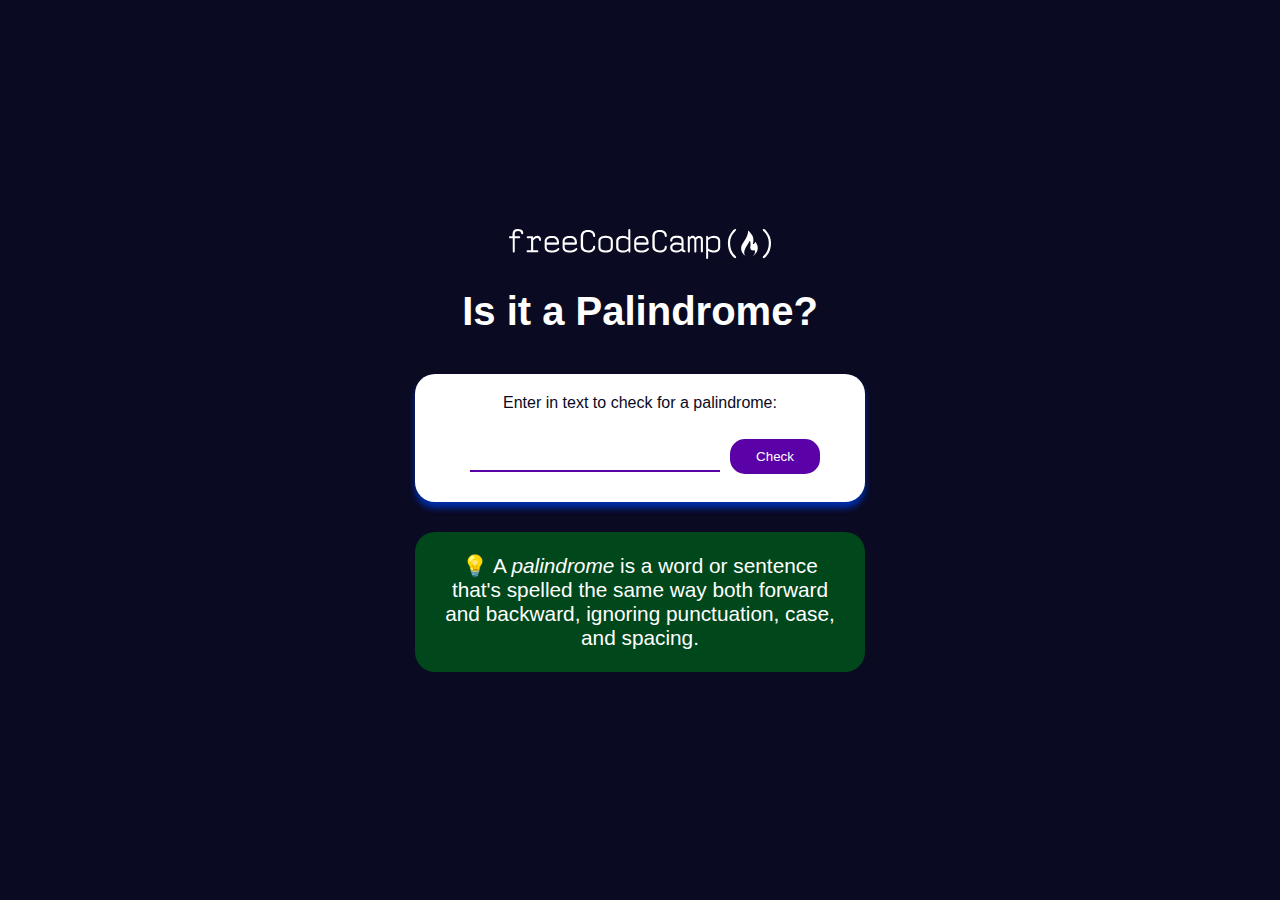
<file: JS/Palindrome/index.html>
<!DOCTYPE html>
<html lang="en">
<head>
    <meta charset="UTF-8">    
    <title>Palindrome - freeCodeCamp</title>
    <link rel="stylesheet" href="style.css">
</head>
<body>
    <main class="container">
        <img class="freecodecamp-logo" src="./img/fcc_primary.svg" alt="freeCodeCamp Logo">
        <h1 class="title">Is it a Palindrome?</h1>

        <div class="palindrome-div">
            <label for="text-input">Enter in text to check for a palindrome:</label>
            <input class="palindrome-input" id="text-input" value="" type="text">
            <button class="palindrome-btn" id="check-btn">Check</button>
            <div class="results-div hidden" id="result"></div>
        </div>

        <div class="palindrome-definition-div">
            <p class="palindrome-definition">
                <span role="img" aria-label="light-bulb">💡</span>
                A <dfn>palindrome</dfn> is a word or sentence that's spelled the same
                way both forward and backward, ignoring punctuation, case, and
                spacing.
            </p>
        </div>
      </main>
      <script src="./script.js"></script>
</body>
</html>
</file>
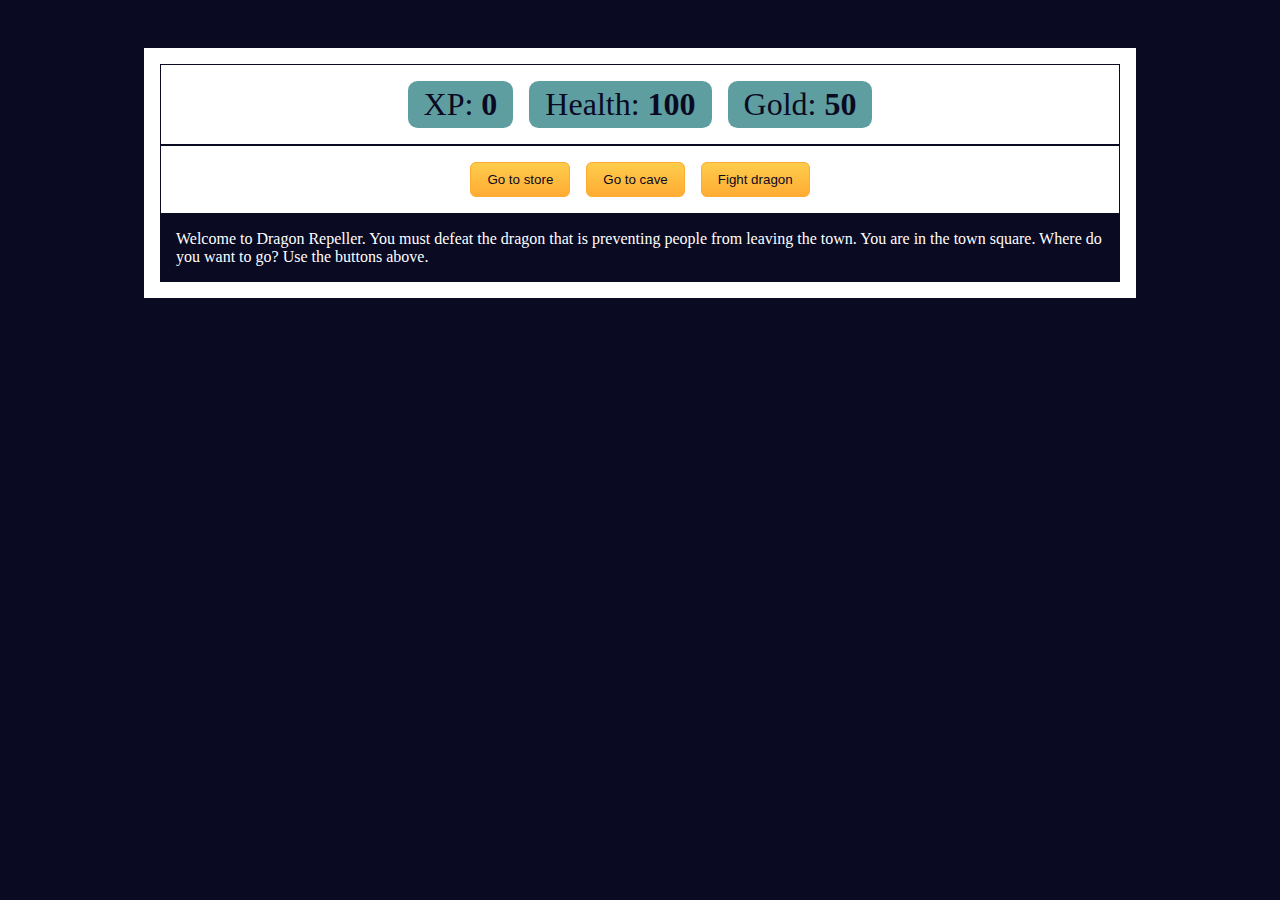
<file: JS/RPG/index.html>
<!DOCTYPE html>
<html lang="en">
<head>
    <meta charset="utf-8">
    <link rel="stylesheet" href="./styles.css">
    <title>RPG - Dragon Repeller</title>
</head>
<body>
    <div id="game">
        <div id="stats">
            <span class="stat">XP: <strong><span id="xpText">0</span></strong></span>
            <span class="stat">Health: <strong><span id="healthText">100</span></strong></span>
            <span class="stat">Gold: <strong><span id="goldText">50</span></strong></span>
        </div>
        <div id="controls">
            <button id="button1">Go to store</button>
            <button id="button2">Go to cave</button>
            <button id="button3">Fight dragon</button>
        </div>
        <div id="monsterStats">
            <span class="stat">Monster Name: <strong><span id="monsterName"></span></strong></span>
            <span class="stat">Health: <strong><span id="monsterHealth"></span></strong></span>
        </div>
        <div id="text">
            Welcome to Dragon Repeller. You must defeat the dragon that is preventing people from leaving the town. You are in the town square. Where do you want to go? Use the buttons above.
        </div>
    </div>
    <script src="./script.js"></script>
</body>
</html>
</file>
<file: HTML/BalanceSheet/styles.css>
:root{
    --primary-color: #084400;
    --secondary-color: #99ff95;
}
span[class~="sr-only"] {
    border: 0 !important;
    clip: rect(1px, 1px, 1px, 1px) !important;
    clip-path: inset(50%) !important;
    height: 1px !important;
    width: 1px !important;
    position: absolute !important;
    overflow: hidden !important;
    white-space: nowrap !important;
    padding: 0 !important;
    margin: -1px !important;
  }
  
  html {
    box-sizing: border-box;
  }
  
  body {
    font-family: sans-serif;
    color: #0a0a23;
  }
  
  h1 {
    max-width: 37.25rem;
    margin: 0 auto;
    padding: 1.5rem 1.25rem;
  }
  
  h1 .flex {
    display: flex;
    flex-direction: column-reverse;
    gap: 1rem;
  }
  
  h1 .flex span:first-of-type {
    font-size: 0.7em;
  }
  
  h1 .flex span:last-of-type {
    font-size: 1.2em;
  }
  
  section {
    max-width: 40rem;
    margin: 0 auto;
    border: 2px solid #d0d0d5;
  }
  
  #years {
    display: flex;
    justify-content: flex-end;
    position: sticky;
    z-index: 999;
    top: 0;
    background: var(--primary-color);
    color: #fff;
    padding: 0.5rem calc(1.25rem + 2px) 0.5rem 0;
    margin: 0 -2px;
  }
  
  #years span[class] {
    font-weight: bold;
    width: 4.5rem;
    text-align: right;
  }
  
  .table-wrap {
    padding: 0 0.75rem 1.5rem 0.75rem;
  }
  
  table {
    border-collapse: collapse;
    border: 0;
    width: 100%;
    position: relative;
    margin-top: 3rem;
  }
  
  table caption {
    color: var(--primary-color);
    font-size: 1.3em;
    font-weight: normal;
    position: absolute;
    top: -2.25rem;
    left: 0.5rem;
  }
  
  tbody td {
    width: 100vw;
    min-width: 4rem;
    max-width: 4rem;
  }
  
  tbody th {
    width: calc(100% - 12rem);
  }
  
  tr[class="total"] {
    border-bottom: 4px double #034429;
    font-weight: bold;
  }
  
  tr[class="total"] th {
    text-align: left;
    padding: 0.5rem 0 0.25rem 0.5rem;
  }
  
  tr.total td {
    text-align: right;
    padding: 0 0.25rem;
  }
  
  tr.total td:nth-of-type(3) {
    padding-right: 0.5rem;
  }
  
  tr.total:hover {
    background-color: var(--secondary-color);
  }
  
  td.current {
    font-style: italic;
  }
  
  tr.data {
    /* background-image: linear-gradient(to bottom, #dfdfe2 1.845rem, white 1.845rem); */
    background-image: linear-gradient(to bottom, #d2ffc9 1.845rem, white 1.845rem);
  }
  
  tr.data th {
    text-align: left;
    padding-top: 0.3rem;
    padding-left: 0.5rem;
  }
  
  tr.data th .description {
    display: block;
    font-weight: normal;
    font-style: italic;
    padding: 1rem 0 0.75rem;
    margin-right: -13.5rem;
  }
  
  tr.data td {
    vertical-align: top;
    padding: 0.3rem 0.25rem 0;
    text-align: right;
  }
  
  tr.data td:last-of-type{
    padding: 0.5rem;
  }
</file>
<file: HTML/Nutrition Facts/styles.css>
* {
    box-sizing: border-box;
}
html {
    font-size: 16px;
}
body {
    font-family: 'Open Sans', sans-serif;
}
.label {
    border: 2px solid black;
    width: 270px;
    margin: 20px auto;
    padding: 0 7px;
}
header h1 {
    text-align: center;
    margin: -4px 0;
    letter-spacing: 0.15px
}
p {
    margin: 0;
    display: flex;
    justify-content: space-between;
}
.divider {
    border-bottom: 1px solid #888989;
    margin: 2px 0;
}
.bold {
    font-weight: 800;
}
.large {
    height: 10px;
}
.large, .medium {
    background-color: black;
    border: 0;
}
.medium {
    height: 5px;
}
.small-text {
    font-size: 0.85rem;
}
.calories-info {
    display: flex;
    justify-content: space-between;
    align-items: flex-end;
}
.calories-info h2 {
    margin: 0;
}
.left-container p {
    margin: -5px -2px;
    font-size: 2em;
    font-weight: 700;
}
.calories-info span {
    margin: -7px -2px;
    font-size: 2.4em;
    font-weight: 700;
}
.right {
    justify-content: flex-end;
}
.indent {
    margin-left: 1em;
}
.double-indent {
    margin-left: 2em;
}
.daily-value p:not(.no-divider) {
    border-bottom: 1px solid #888989;
}
.note {
    font-size: 0.6rem;
    margin: 5px 0;
    padding: 0 8px;
    text-indent: -8px;
}
</file>
<file: HTML/SurveyForm/styles.css>
:root {
    --color-light: #f3f3f3;
    --color-dark: #1b1b32;
    --color-transparent: rgba(72, 72, 151, 0.8);
    --color-button: #37af65;
}

*{
    box-sizing: border-box;
    font-size: 62.5%;
}

body::before {
    content: '';
    position: fixed;
    top: 0;
    left: 0;
    height: 100%;
    width: 100%;
    z-index: -1;
    background: var(--color-darkblue);
    background-image: linear-gradient( 115deg, rgba(58, 58, 158, 0.8), rgba(136, 136, 206, 0.7) ), url(https://cdn.freecodecamp.org/testable-projects-fcc/images/survey-form-background.jpeg);
    background-size: cover;
    background-repeat: no-repeat;
    background-position: center;
}

body {
    box-sizing: border-box;
    font-family: 'Poppins', sans-serif;
    color: var(--color-white);
    margin: 0;
}

h1{
    font-size: 6rem;
}

p,label{
    font-size: 2.4rem;
    padding: .9rem 0;
}
input,select,option{
    font-size: 1.6rem;
}

.container{
    background-color: var(--color-transparent);
    display: block;
    margin-left: 10%;
    margin-right: 10%;
    width: 70%;
}
.title-container{
    display: block;
    margin-left: 5%;
    margin-right: 5%;
    padding: 1.6rem 1.6rem 1.6rem .8rem;
}

.title-container{    
    color: white;
    text-align: center;
}

#survey-form{
    background-color: #1b1b32cc;    
    border-radius: .3rem;
    color: #f3f3f3;    
    margin-left: 5%;
    margin-right: 5%;
    padding: 3rem;
}

.form-group{
    display: flex;
    flex-direction: column;
    justify-content: start;
    margin: 0 auto 1.2rem auto;
    padding: .3rem;
}

.form-input{
    background-color: #fff;
    border: .1rem solid #ced4da;
    border-radius: 0.3rem;
    color: #495057;
    height: 2.4rem;
    width: 100%;
    padding: 0.3rem 0.7rem;
}

.input-radio, .input-checkbox{
    display: inline-block;
    margin-right: 0.6rem;
    min-height: 1.25rem;
    min-width: 1.25rem;
}

#submit{
    background-color: var(--color-button);
    border: .1rem solid var(--color-button);
    border-radius: .3rem;
    font-size: 2rem;
    color: white;
    cursor: pointer;
    display: block;    
    padding: 1.2rem;
    width: 100%;    
}
</file>
<file: HTML/TechnicalDocumentation/styles.css>
html,
body {
  min-width: 290px;
  color: #4d4e53;
  background-color: #ffffff;
  font-family: 'Open Sans', Arial, sans-serif;
  line-height: 1.5;
}

#navbar {
  position: fixed;
  min-width: 290px;
  top: 0px;
  left: 0px;
  width: 300px;
  height: 100%;
  border-right: solid;
  border-color: rgba(0, 22, 22, 0.4);
}

nav{
    display: block;
}

header{
    color: black;
    margin: 10px;
    text-align: center;
    font-size: 1.8em;
    font-weight: thin;
}

#navbar header {
  color: black;
  margin: 10px;
  text-align: center;
  font-size: 1.8em;
  font-weight: thin;
}

#main-doc header {
  text-align: left;
  margin: 0px;
}

#navbar ul {
  height: 88%;
  padding: 0;
  overflow-y: auto;
  overflow-x: hidden;
}

ul {
    display: block;
    list-style-type: disc;
    margin-block-start: 1em;
    margin-block-end: 1em;
    margin-inline-start: 0px;
    margin-inline-end: 0px;
    padding-inline-start: 40px;
}

#navbar li {
  color: #4d4e53;
  border-top: 1px solid;
  list-style: none;
  position: relative;
  width: 100%;
}

#navbar a {
  display: block;
  padding: 10px 30px;
  color: #4d4e53;
  text-decoration: none;
  cursor: pointer;
}

#main-doc {
  position: absolute;
  margin-left: 310px;
  padding: 20px;
  margin-bottom: 110px;
}

section article {
  color: #4d4e53;
  margin: 15px;
  font-size: 0.96em;
}

section li {
  margin: 15px 0px 0px 20px;
}

code {
  display: block;
  text-align: left;
  white-space: pre-line;
  position: relative;
  word-break: normal;
  word-wrap: normal;
  line-height: 2;
  background-color: #f7f7f7;
  padding: 15px;
  margin: 10px;
  border-radius: 5px;
}

@media only screen and (max-width: 815px) {  
  #navbar ul {
    border: 1px solid;
    height: 207px;
  }

  #navbar {
    background-color: white;
    position: absolute;
    top: 0;
    padding: 0;
    margin: 0;
    width: 100%;
    max-height: 275px;
    border: none;
    z-index: 1;
    border-bottom: 2px solid;
  }

  #main-doc {
    position: relative;
    margin-left: 0px;
    margin-top: 270px;
  }
}

@media only screen and (max-width: 400px) {
  #main-doc {
    margin-left: -10px;
  }

  code {
    margin-left: -20px;
    width: 100%;
    padding: 15px;
    padding-left: 10px;
    padding-right: 45px;
    min-width: 233px;
  }
}
</file>
<file: HTML/TributePage/styles.css>
body{
    line-height: 1.5;
    font-family: -apple-system, BlinkMacSystemFont, 'Segoe UI', 'Roboto', 'Helvetica Neue', Arial, sans-serif;
    font-size: 16px;
    color: #333;
    text-align: center;
    margin: 0;
}
#main{
    background-color: #eee;
    border-radius: 5px;
    margin: 30px 8px;
    padding: 15px;
    display: block;
}

#title{
    font-size: 40px;
    font-weight: bold;
    margin: 26.8px 0 0;
}

#img-div{
    background-color: white;
    padding: 10px;
    margin: 0;
}
figure{
    display: block;
   margin: 0;
}
#image{
    max-width: 100%;
    height: auto;
    display: block;
    margin: 0 auto;
    overflow: clip;
}

#img-caption{
    margin: 15px 0 5px 0;
}

#tribute-info{
    display: block;
}

#headline{
    margin: 50px 0;
    text-align: center;
    display: block;
    font-size: 1.17em;
}
strong{
    font-weight: bold;
}
#tribute-info ul {
    max-width: 550px;
    margin: 0 auto 50px auto;
    text-align: left;
    line-height: 1.6;

    display: block;
    list-style-type: disc;
}

#tribute-info li{
    display: list-item;
    margin: 16px 0;
}

blockquote{
    font-style: italic;
    max-width: 545px;
    margin: 0 auto 50px auto;
    text-align: left;
}

cite {
    font-style: italic;
}

p{  
    display: block;
}

#tribute-link{
    color: #477ca7;
    cursor: pointer;
    text-decoration: underline;
}
</file>
<file: JS/Palindrome/style.css>
* {
    margin: 0;
    padding: 0;
    box-sizing: border-box;
  }
  
  body {
    font-family: Verdana, Geneva, Tahoma, sans-serif;
    background-color: #0a0a23;
    color: #ffffff;
  }
  
  .container {
    width: 100%;
    min-height: 100vh;
    position: relative;
    display: flex;
    align-items: center;
    justify-content: center;
    flex-direction: column;
  }
  
  .freecodecamp-logo {
    height: 30px;
    margin-bottom: 20px;
  }
  
  .title {
    text-align: center;
    padding: 10px 0;
    font-size: 2.5rem;
    margin-bottom: 20px;
  }
  
  .palindrome-div {
    width: min(100vw, 450px);
    min-height: 100px;
    border-radius: 20px;
    display: flex;
    align-items: center;
    justify-content: center;
    flex-wrap: wrap;
    padding: 20px;
    margin: 10px 0;
    background-color: white;
    box-shadow: 0 6px 6px #002ead;
  }
  
  label {
    color: #0a0a23;
    margin-bottom: 20px;
  }
  
  .palindrome-btn {
    width: 90px;
    border: none;
    padding: 10px;
    border-radius: 15px;
    background-color: #5a01a7;
    color: #fff;
    cursor: pointer;
  }
  
  .palindrome-input {
    height: 30px;
    width: 250px;
    text-align: center;
    font-size: 1.2rem;
    margin: 10px;
    border: none;
    border-bottom: 2px solid #5a01a7;
  }
  
  .palindrome-input:focus {
    border-bottom: 3px solid #5a01a7;
  }
  
  .palindrome-input::placeholder {
    text-align: center;
  }
  
  .user-input {
    font-size: 1.4rem;
    margin-top: 10px;
    text-align: center;
  }
  
  .results-div {
    overflow-y: auto;
    word-wrap: break-word;
    min-height: 50px;
    color: black;
  }
  
  .hidden {
    display: none;
  }
  
  .palindrome-definition-div {
    width: min(100vw, 450px);
    font-size: 1.3rem;
    min-height: 140px;
    background-color: #00471b;
    margin-top: 20px;
    padding: 20px;
    border-radius: 20px;
    display: flex;
    align-items: center;
    justify-content: center;
  }
  
  .palindrome-definition {
    vertical-align: middle;
    text-align: center;
  }
</file>
<file: JS/RPG/styles.css>
body {
    background-color: #0a0a23;
    font-size: 67.5%;
  }
  
  #text {
    background-color: #0a0a23;
    color: #ffffff;
    font-size: 1rem;
    padding: 1rem;
  }
  
  #game {
    max-width: 60rem;
    max-height: 60rem;
    background-color: #ffffff;
    color: #ffffff;
    margin: 3rem auto 0px;
    padding: 1rem;
  }
  
  #controls,
  #stats {
    border: 1px solid #0a0a23;
    display: flex;
    flex-wrap: wrap;    
    gap: 1rem;
    justify-content: center;
    padding: 1rem;
    color: #0a0a23;
  }
  
  #monsterStats {
    display: none;
    border: 1px solid #0a0a23;
    padding: 5px;
    color: #ffffff;
    background-color: #c70d0d;
  }
  
  .stat {
    background-color: cadetblue;
    border-radius: .6rem;
    padding: .3rem 1rem .3rem;
    font-size: 2rem;
  }
  
  button {
    cursor: pointer;
    color: #0a0a23;
    background-color: #feac32;
    background-image: linear-gradient(#fecc4c, #ffac33);
    border: 1px solid #feac32;
    border-radius: 6px;
    padding: 9px 16px;
  }
</file>
